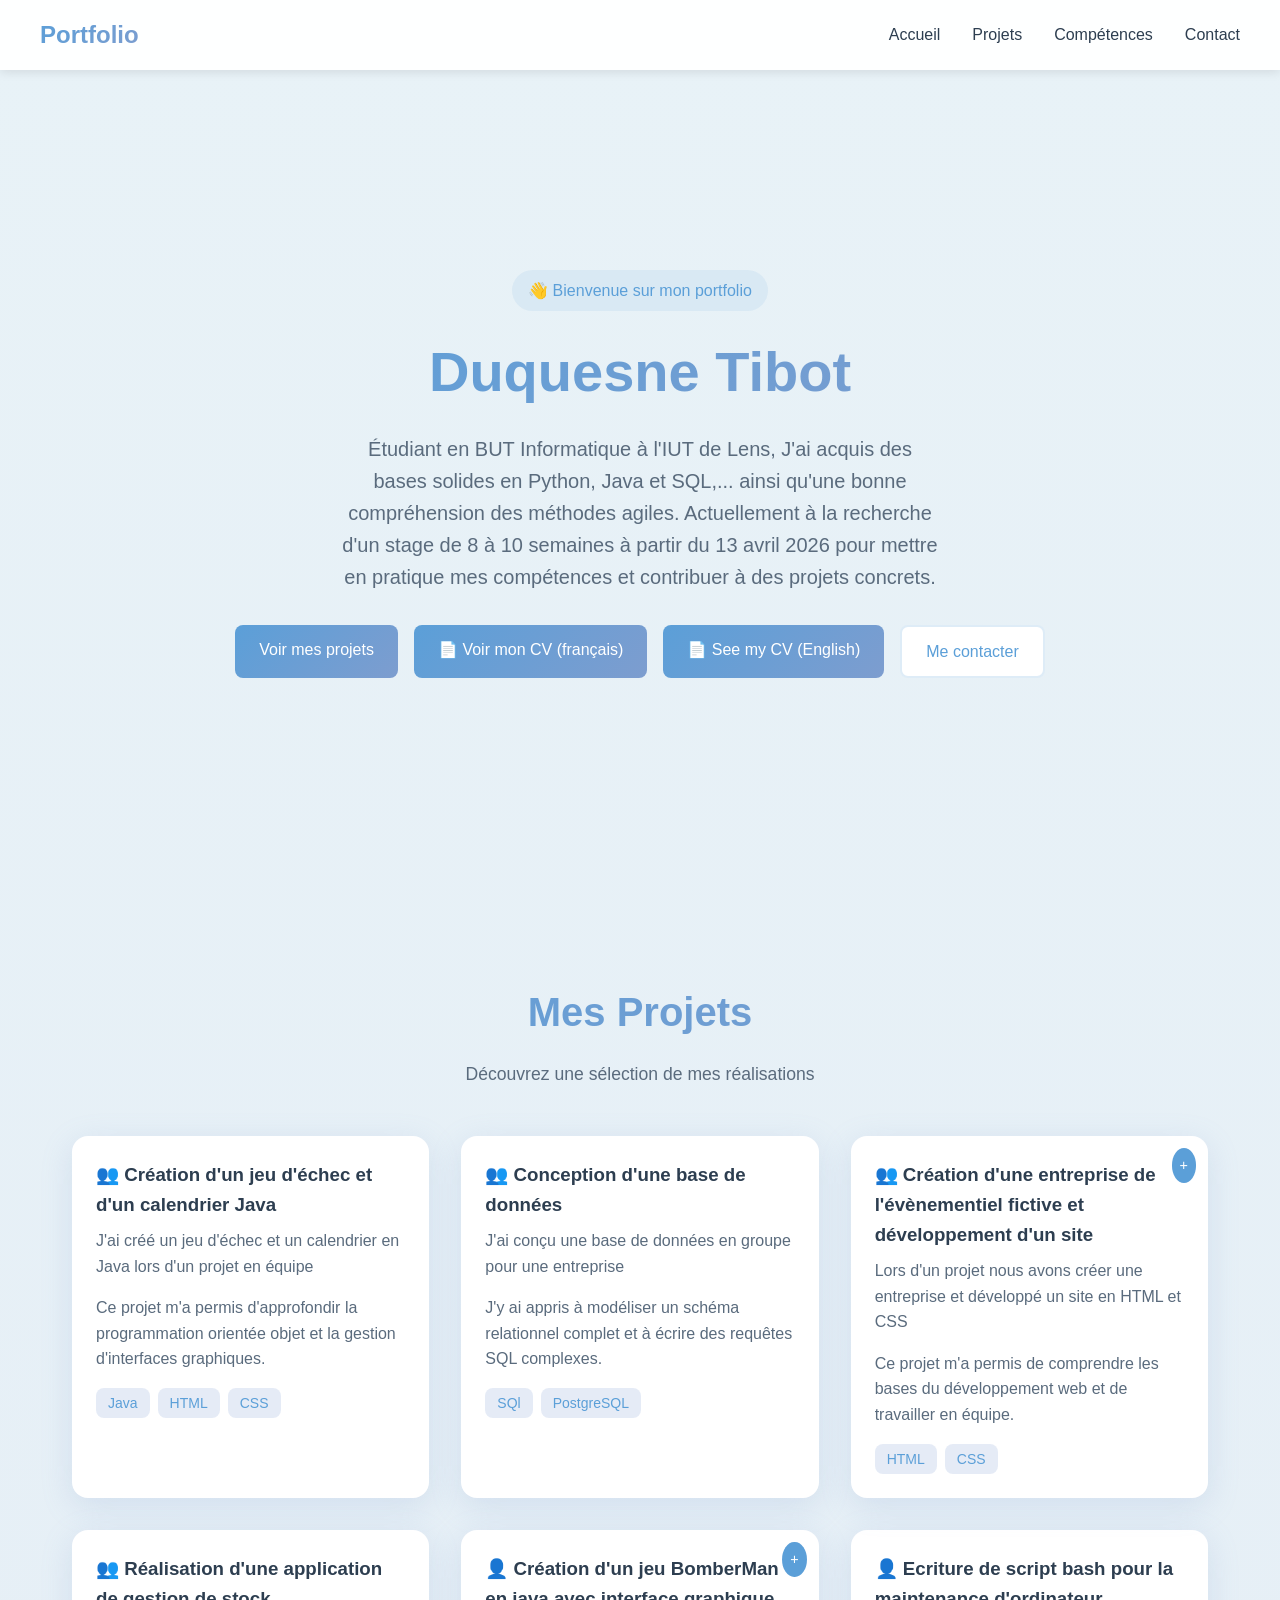
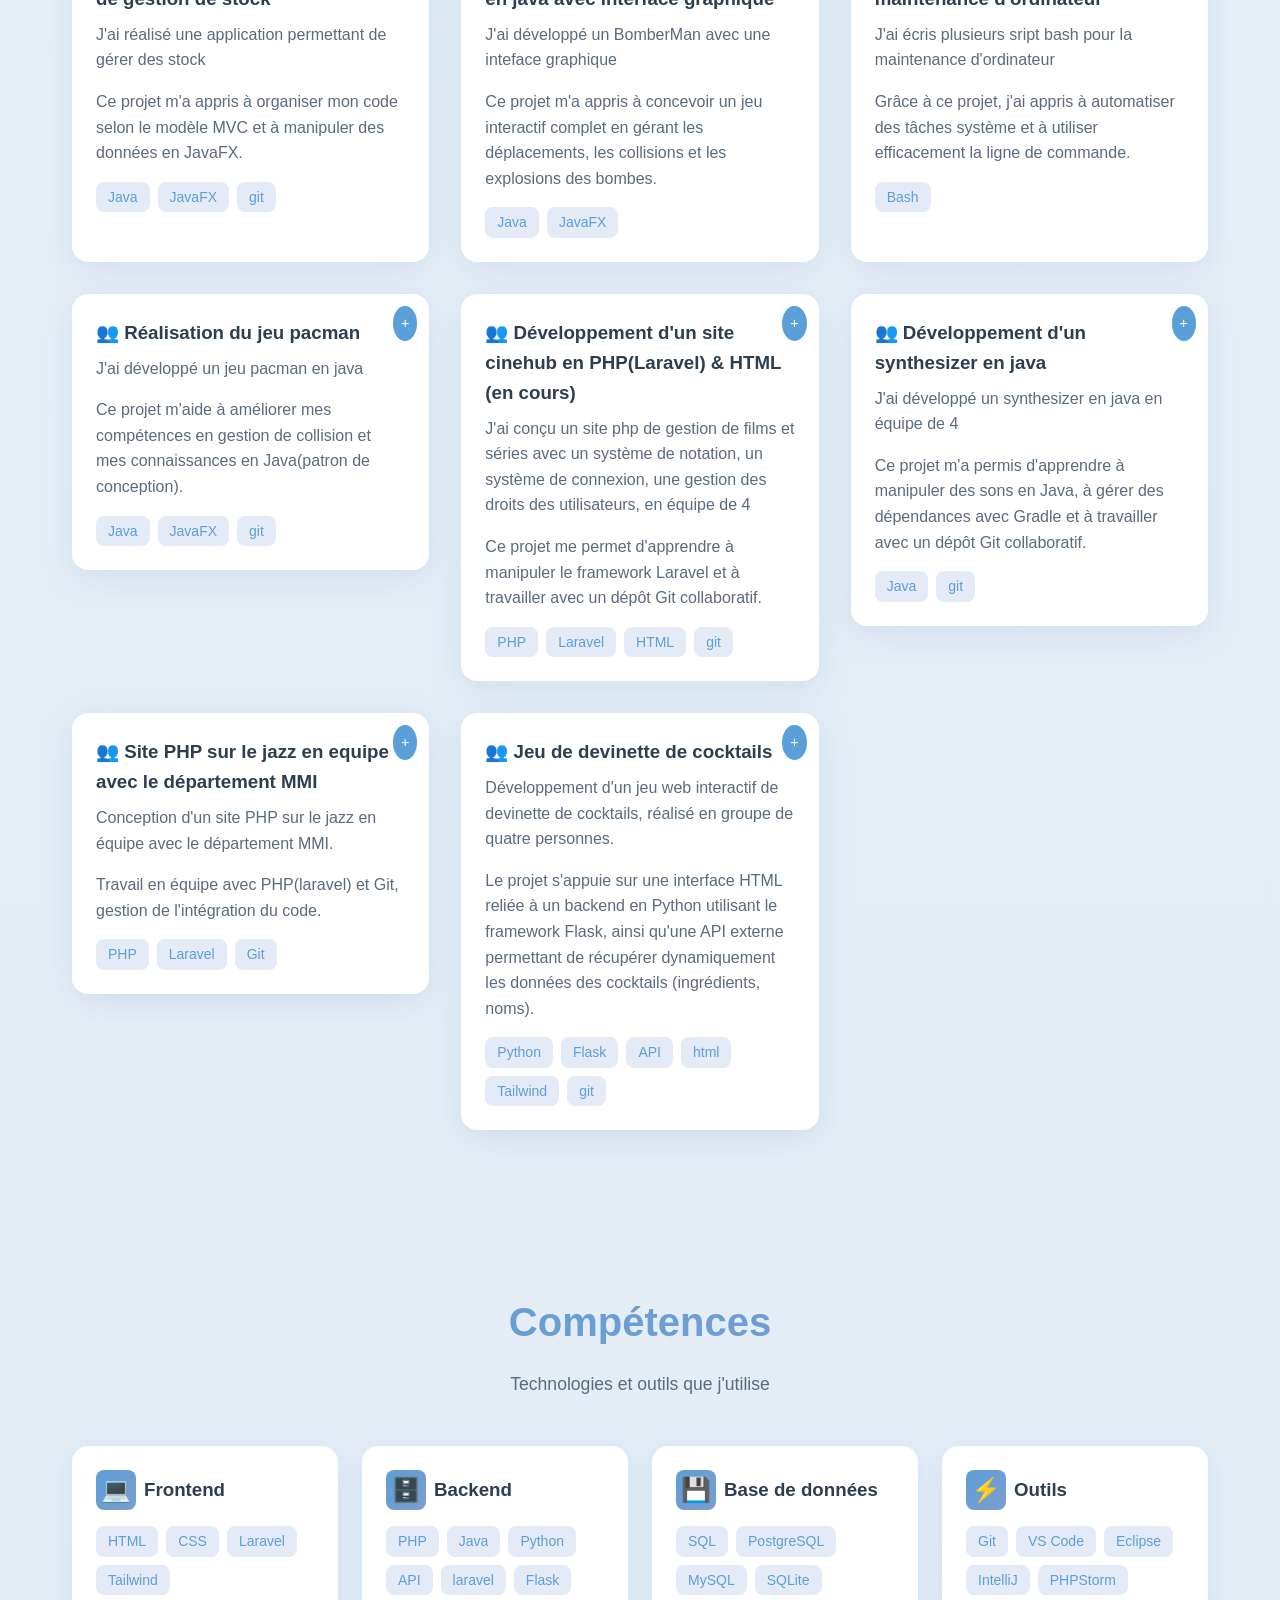
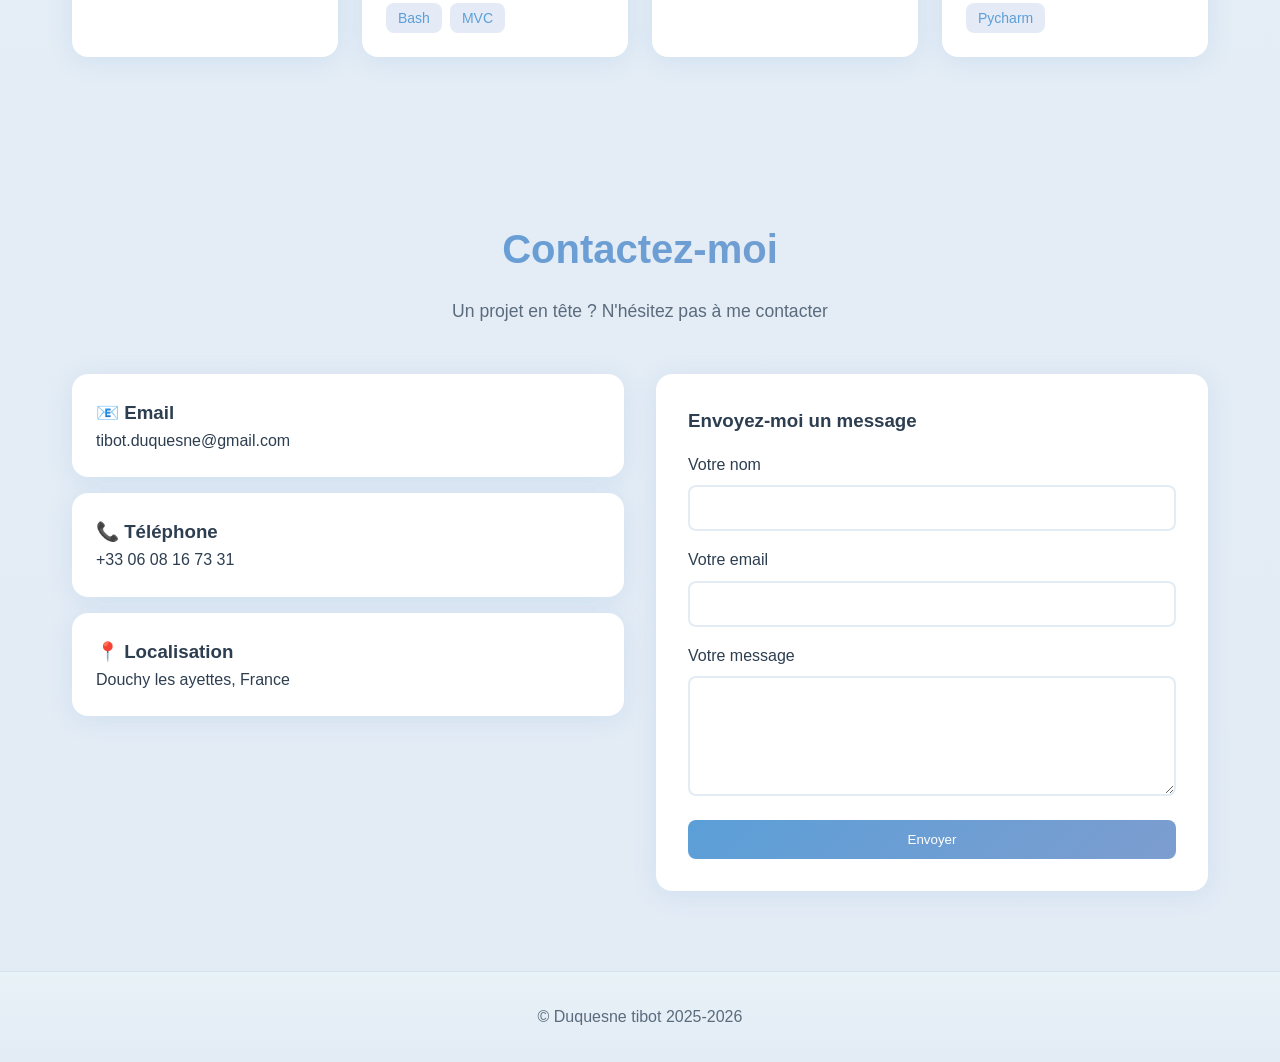
<file: index.html>
<!DOCTYPE html>
<html lang='fr'>
<head>
    <meta charset="UTF-8">
    <meta name="viewport" content="width=device-width, initial-scale=1.0">
    <title>Accueil — Portfolio</title>
    
  <link rel="stylesheet" href="styles.css">
</head>
<body>
<nav>
        <div class="container">
            <h1>Portfolio</h1>
            <ul>
                <li><a href="index.html">Accueil</a></li>
                <li><a href="#projets">Projets</a></li>
                <li><a href="#competences">Compétences</a></li>
                <li><a href="#contact">Contact</a></li>
            </ul>
        </div>
    </nav>
<main class='container'>


    <!-- Navigation -->
    

    <!-- Hero Section -->
    <section id="accueil" class="hero">
        <div>
            <div style="background: rgba(91, 159, 216, 0.1); display: inline-block; padding: 0.5rem 1rem; border-radius: 2rem; margin-bottom: 1rem;">
                <span style="color: #5b9fd8;">👋 Bienvenue sur mon portfolio</span>
            </div>
            <h1>Duquesne Tibot</h1>
            <p>Étudiant en BUT Informatique à l'IUT de Lens,  J'ai acquis des bases solides en Python, Java et SQL,... ainsi qu'une bonne compréhension des méthodes agiles.

                Actuellement à la recherche d'un stage de 8 à 10 semaines à partir du 13 avril 2026 pour mettre en pratique mes compétences et contribuer à des projets concrets.
            </p>
            <div class="buttons">
                <a href="#projets" class="btn">Voir mes projets</a>
                <a href="cv/CV_Duquesne_Tibot_stage.pdf" class="btn" download>
                    📄 Voir mon CV (français)
                </a>
                <a href="cv/CV_Anglais.pdf" class="btn" download>
                    📄 See my CV (English)
                </a>
                <a href="#contact" class="btn" style="background: white; color: #5b9fd8; border: 2px solid rgba(91, 159, 216, 0.2);">Me contacter</a>
            </div>
        </div>
    </section>

    <!-- Projets -->
    <section id="projets">
        <h2>Mes Projets</h2>
        <p>Découvrez une sélection de mes réalisations</p>

        <div class="projects">

            <div class="project-card">
                <div class="project-card-content">
                    <h3>👥 Création d'un jeu d'échec et d'un calendrier Java</h3>
                    <p>J'ai créé un jeu d'échec et un calendrier en Java lors d'un projet en équipe</p>
                    <p>Ce projet m'a permis d'approfondir la programmation orientée objet et la gestion d'interfaces graphiques.</p>
                    <div class="tags">
                        <span class="tag">Java</span>
                        <span class="tag">HTML</span>
                        <span class="tag">CSS</span>
                    </div>
                </div>
            </div>

            <div class="project-card">
                <div class="project-card-content">
                    <h3>👥 Conception d'une base de données</h3>
                    <p>J'ai conçu une base de données en groupe pour une entreprise</p>
                    <p>J'y ai appris à modéliser un schéma relationnel complet et à écrire des requêtes SQL complexes.</p>
                    <div class="tags">
                        <span class="tag">SQl</span>
                        <span class="tag">PostgreSQL</span>
                    </div>
                </div>
            </div>

            <a href="projets/site-evenementiel.html" class="project-link clickable">
                <div class="project-card">
                    <span class="corner-icon">+</span>
                    <div class="project-card-content">
                        <h3>👥 Création d'une entreprise de l'évènementiel fictive et développement d'un site</h3>
                        <p>Lors d'un projet nous avons créer une entreprise et développé un site en HTML et CSS</p>
                        <p>Ce projet m'a permis de comprendre les bases du développement web et de travailler en équipe.</p>
                        <div class="tags">
                            <span class="tag">HTML</span>
                            <span class="tag">CSS</span>
                        </div>
                    </div>
                </div>
            </a>

            <div class="project-card">
                <div class="project-card-content">
                    <h3>👥 Réalisation d'une application de gestion de stock</h3>
                    <p>J'ai réalisé une application permettant de gérer des stock</p>
                    <p>Ce projet m'a appris à organiser mon code selon le modèle MVC et à manipuler des données en JavaFX.</p>
                    <div class="tags">
                        <span class="tag">Java</span>
                        <span class="tag">JavaFX</span>
                        <span class="tag">git</span>
                    </div>
                </div>
            </div>

            <a href="projets/bomberman.html" class="project-link clickable">
                <div class="project-card">
                    <span class="corner-icon">+</span>
                    <div class="project-card-content">
                        <h3>👤 Création d'un jeu BomberMan en java avec interface graphique</h3>
                        <p>J'ai développé un BomberMan avec une inteface graphique</p>
                        <p>Ce projet m'a appris à concevoir un jeu interactif complet en gérant les déplacements, les collisions et les explosions des bombes.</p>
                        <div class="tags">
                            <span class="tag">Java</span>
                            <span class="tag">JavaFX</span>
                        </div>
                    </div>
                </div>
            </a>

            <div class="project-card">
                <div class="project-card-content">
                    <h3>👤 Ecriture de script bash pour la maintenance d'ordinateur</h3>
                    <p>J'ai écris plusieurs sript bash pour la maintenance d'ordinateur</p>
                    <p>Grâce à ce projet, j'ai appris à automatiser des tâches système et à utiliser efficacement la ligne de commande.</p>
                    <div class="tags">
                        <span class="tag">Bash</span>
                    </div>
                </div>
            </div>

            <a href="projets/pacman.html" class="project-link clickable">
                <div class="project-card">
                    <span class="corner-icon">+</span>
                    <div class="project-card-content">
                        <h3>👥 Réalisation du jeu pacman</h3>
                        <p>J'ai développé un jeu pacman en java</p>
                        <p>Ce projet m'aide à améliorer mes compétences en gestion de collision et mes connaissances en Java(patron de conception).</p>
                        <div class="tags">
                            <span class="tag">Java</span>
                            <span class="tag">JavaFX</span>
                            <span class="tag">git</span>
                        </div>
                    </div>
                </div>
            </a>

            <a href="projets/cinehub.html" class="project-link clickable">
                <div class="project-card">
                    <span class="corner-icon">+</span>
                    <div class="project-card-content">
                        <h3>👥 Développement d'un site cinehub en PHP(Laravel) & HTML (en cours)</h3>
                        <p>J'ai conçu un site php de gestion de films et séries avec un système de notation, un système de connexion, une gestion des droits des utilisateurs, en équipe de 4</p>
                        <p>Ce projet me permet d'apprendre à manipuler le framework Laravel et à travailler avec un dépôt Git collaboratif.</p>
                        <div class="tags">
                            <span class="tag">PHP</span>
                            <span class="tag">Laravel</span>
                            <span class="tag">HTML</span>
                            <span class="tag">git</span>
                        </div>
                    </div>
                </div>
            </a>

            <a href="projets/synthesizer.html" class="project-link clickable">
                <div class="project-card">
                    <span class="corner-icon">+</span>
                    <div class="project-card-content">
                        <h3>👥 Développement d'un synthesizer en java</h3>
                        <p>J'ai développé un synthesizer en java en équipe de 4</p>
                        <p>Ce projet m'a permis d'apprendre à manipuler des sons en Java, à gérer des dépendances avec Gradle et à travailler avec un dépôt Git collaboratif.</p>
                        <div class="tags">
                            <span class="tag">Java</span>
                            <span class="tag">git</span>
                        </div>
                    </div>
                </div>
            </a>

            <a href="projets/SAE_JAZZ.html" class="project-link clickable">
                <div class="project-card">
                    <span class="corner-icon">+</span>
                    <div class="project-card-content">
                        <h3>👥 Site PHP sur le jazz en equipe avec le département MMI</h3>
                        <p>Conception d'un site PHP sur le jazz en équipe avec le département MMI.</p>
                        <p>Travail en équipe avec PHP(laravel) et Git, gestion de l'intégration du code.</p>
                        <div class="tags">
                            <span class="tag">PHP</span>
                            <span class="tag">Laravel</span>
                            <span class="tag">Git</span>
                        </div>
                    </div>
                </div>
            </a>
            <a href="projets/alcool.html" class="project-link clickable">
                <div class="project-card">
                    <span class="corner-icon">+</span>
                    <div class="project-card-content">
                        <h3>👥 Jeu de devinette de cocktails</h3>
                        <p>
                        Développement d'un jeu web interactif de devinette de cocktails, réalisé en groupe
                        de quatre personnes.
                        </p>
                        <p>
                            Le projet s'appuie sur une interface HTML reliée à un backend en Python utilisant
                            le framework Flask, ainsi qu'une API externe permettant de récupérer dynamiquement
                             les données des cocktails (ingrédients, noms).
                        </p>
                        <div class="tags">
                            <span class="tag">Python</span>
                            <span class="tag">Flask</span>
                            <span class="tag">API</span>
                            <span class="tag">html</span>
                            <span class="tag">Tailwind</span>
                            <span class="tag">git</span>
                        </div>
                    </div>
                </div>
            </a>
        </div>
    </section>



    <!-- Compétences -->
    <section id="competences">
        <h2>Compétences</h2>
        <p>Technologies et outils que j'utilise</p>
        
        <div class="skills">
            <div class="skill-card">
                <h3><span class="icon">💻</span> Frontend</h3>
                <div class="tags">
                    <span class="tag">HTML</span>
                    <span class="tag">CSS</span>
                    <span class="tag">Laravel</span>
                    <span class="tag">Tailwind</span>
                </div>
            </div>

            <div class="skill-card">
                <h3><span class="icon">🗄️</span> Backend</h3>
                <div class="tags">
                    <span class="tag">PHP</span>
                    <span class="tag">Java</span>
                    <span class="tag">Python</span>
                    <span class="tag">API</span>
                    <span class="tag">laravel</span>
                    <span class="tag">Flask</span>
                    <span class="tag">Bash</span>
                    <span class="tag">MVC</span>
                </div>
            </div>

            <div class="skill-card">
                <h3><span class="icon">💾</span>Base de données</h3>
                <div class="tags">
                    <span class="tag">SQL</span>
                    <span class="tag">PostgreSQL</span>
                    <span class="tag">MySQL</span>
                    <span class="tag">SQLite</span>  
                </div>
            </div>
            <div class="skill-card">
                <h3><span class="icon">⚡</span> Outils</h3>
                <div class="tags">
                    <span class="tag">Git</span>
                    <span class="tag">VS Code</span>
                    <span class="tag">Eclipse</span>
                    <span class="tag">IntelliJ</span>
                    <span class="tag">PHPStorm</span>
                    <span class="tag">Pycharm</span> 
                </div>
            </div>
        </div>
    </section>

    <!-- Contact -->
    <section id="contact">
        <h2>Contactez-moi</h2>
        <p>Un projet en tête ? N'hésitez pas à me contacter</p>
        
        <div class="contact-grid">
            <div>
                <div class="contact-card" style="margin-bottom: 1rem;">
                    <h3>📧 Email</h3>
                    <p>tibot.duquesne@gmail.com</p>
                </div>
                <div class="contact-card" style="margin-bottom: 1rem;">
                    <h3>📞 Téléphone</h3>
                    <p>+33 06 08 16 73 31</p>
                </div>
                <div class="contact-card">
                    <h3>📍 Localisation</h3>
                    <p>Douchy les ayettes, France</p>
                </div>
            </div>

            <div class="contact-form">
                <h3 style="margin-bottom: 1rem;">Envoyez-moi un message</h3>
                <form
                action="https://formspree.io/f/manpaazv"
                method="POST"
                >
                    <div class="form-group">
                        <label>Votre nom</label>
                        <input type="text" required>
                    </div>
                    <div class="form-group">
                        <label>Votre email</label>
                        <input type="email" required name="email">
                    </div>
                    <div class="form-group">
                        <label>Votre message</label>
                        <textarea required name="name"></textarea>
                    </div>
                    <button type="submit" class="btn" style="width: 100%;">Envoyer</button>
                </form>
            </div>
        </div>
    </section>

    <!-- Footer -->
    


</main>
<footer>
        <p>© Duquesne tibot 2025-2026</p>
    </footer>
</body>
</html>
</file>
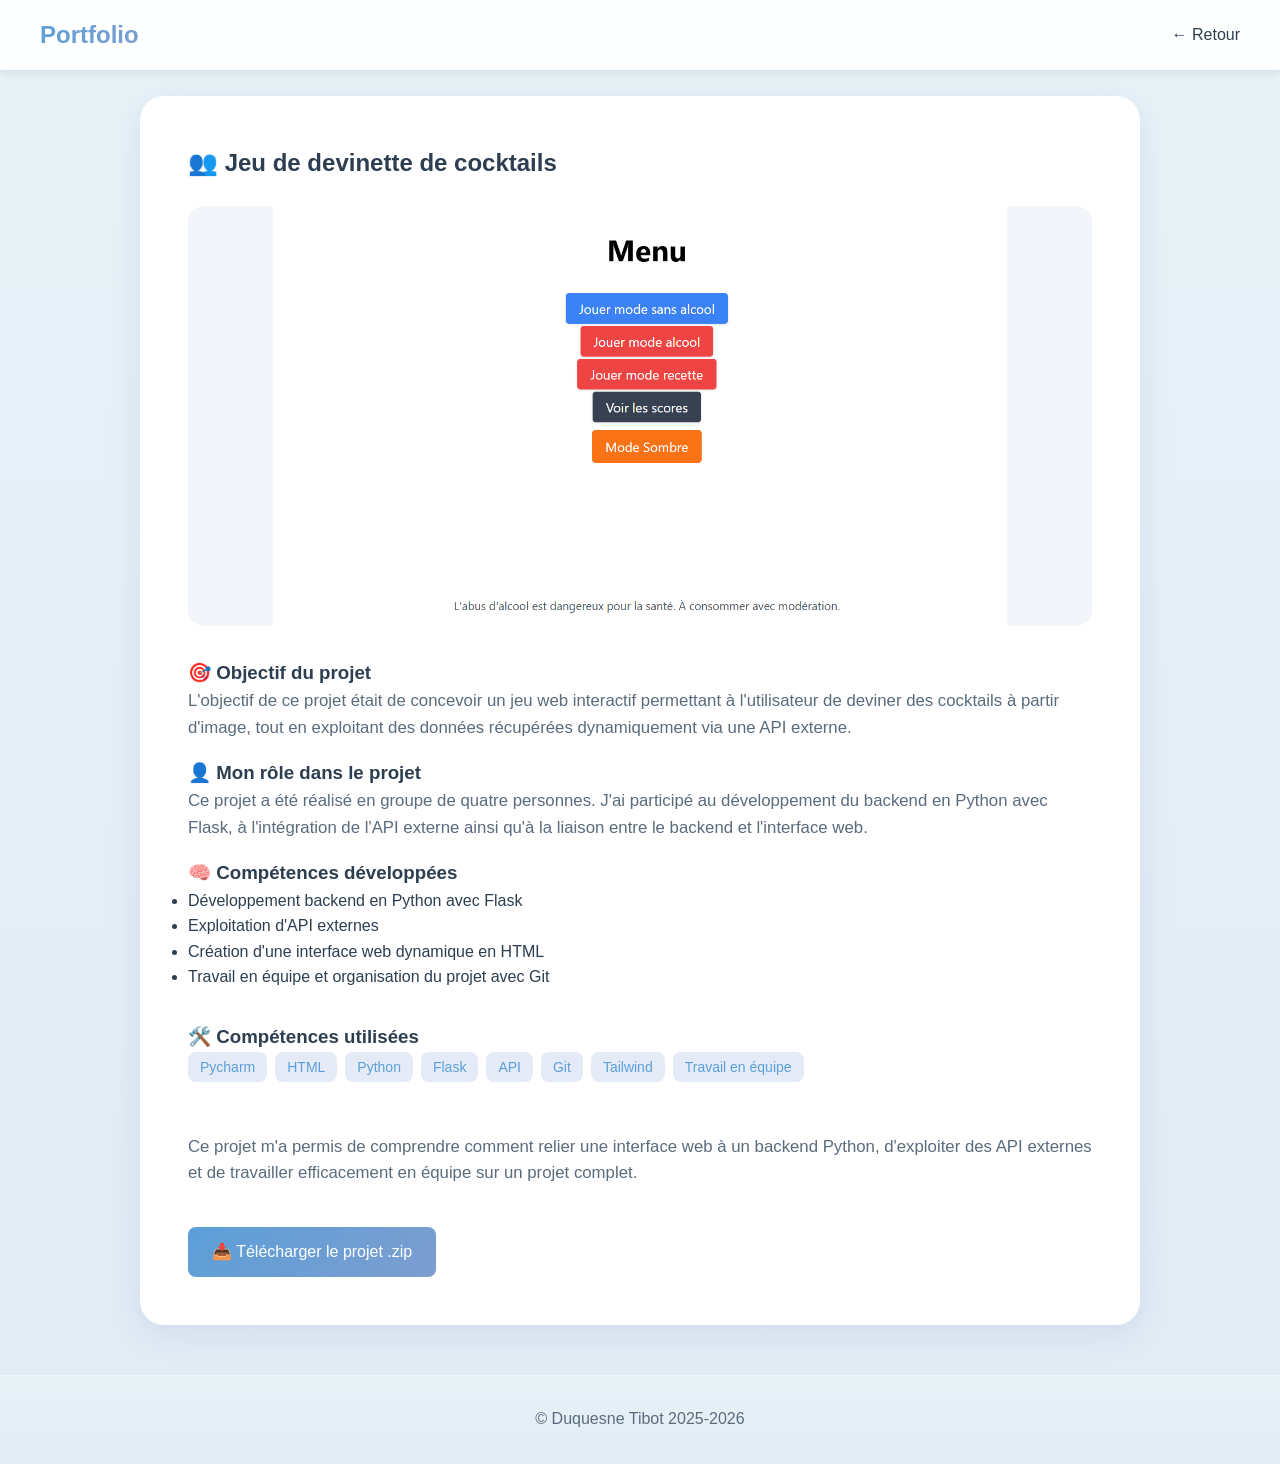
<file: projets/alcool.html>
<!DOCTYPE html>
<html lang="fr">
<head>
    <meta charset="UTF-8">
    <title>Jeu de devinette de cocktails - Portfolio</title>
    <link rel="stylesheet" href="../styles.css">
</head>
<body>

<nav>
    <div class="container">
        <h1>Portfolio</h1>
        <ul>
            <li><a href="../index.html">← Retour</a></li>
        </ul>
    </div>
</nav>

<main class="project-page">

    <h2>👥 Jeu de devinette de cocktails</h2>

    <div class="project-image-frame">
        <img src="../images/image.png" alt="Aperçu du jeu de devinette de cocktails">
    </div>

    <div class="project-section">
        <h3>🎯 Objectif du projet</h3>
        <p>
            L'objectif de ce projet était de concevoir un jeu web interactif permettant à
            l'utilisateur de deviner des cocktails à partir d'image, tout en exploitant
            des données récupérées dynamiquement via une API externe.
        </p>

        <h3>👤 Mon rôle dans le projet</h3>
        <p>
            Ce projet a été réalisé en groupe de quatre personnes. J'ai participé au
            développement du backend en Python avec Flask, à l'intégration de l'API
            externe ainsi qu'à la liaison entre le backend et l'interface web.
        </p>

        <h3>🧠 Compétences développées</h3>
        <ul>
            <li>Développement backend en Python avec Flask</li>
            <li>Exploitation d'API externes</li>
            <li>Création d'une interface web dynamique en HTML</li>
            <li>Travail en équipe et organisation du projet avec Git</li>
        </ul>
    </div>

    <div class="project-section">
        <h3>🛠️ Compétences utilisées</h3>
        <div class="tags">
            <span class="tag">Pycharm</span>
            <span class="tag">HTML</span>
            <span class="tag">Python</span>
            <span class="tag">Flask</span>
            <span class="tag">API</span>
            <span class="tag">Git</span>
            <span class="tag">Tailwind</span>
            <span class="tag">Travail en équipe</span>
        </div>

        <br><br>
        <p>
            Ce projet m'a permis de comprendre comment relier une interface web à un
            backend Python, d'exploiter des API externes et de travailler efficacement
            en équipe sur un projet complet.
        </p>
    </div>

    <div class="project-actions">
        <a href="https://drive.google.com/file/d/10hma9sSATBIuaddeG5jj9lMJmKSHcjjz/view?usp=sharing" class="btn" download>
            📥 Télécharger le projet .zip
        </a>
    </div>

</main>

<footer>
    <p>© Duquesne Tibot 2025-2026</p>
</footer>

</body>
</html>
</file>
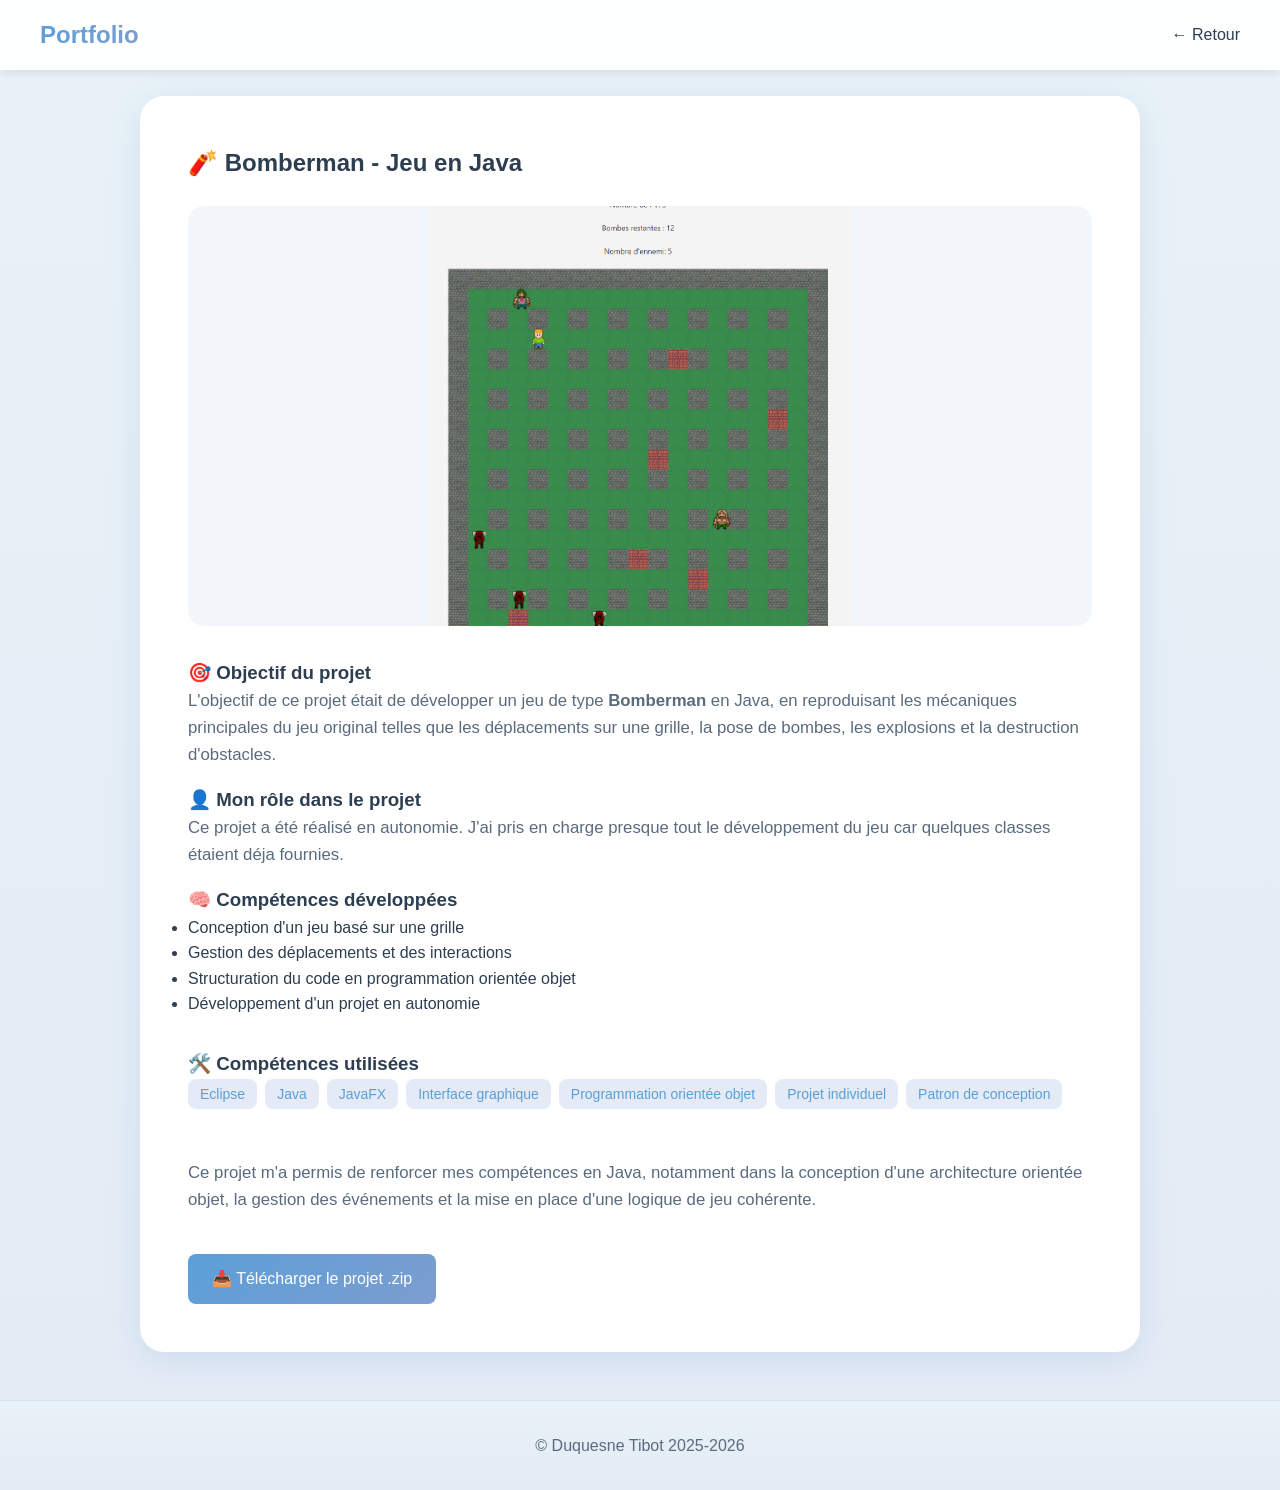
<file: projets/bomberman.html>
<!DOCTYPE html>
<html lang="fr">
<head>
    <meta charset="UTF-8">
    <title>Bomberman - Portfolio</title>
    <link rel="stylesheet" href="../styles.css">
</head>
<body>

<nav>
    <div class="container">
        <h1>Portfolio</h1>
        <ul>
            <li><a href="../index.html">← Retour</a></li>
        </ul>
    </div>
</nav>

<main class="project-page">

    <h2>🧨 Bomberman - Jeu en Java</h2>

    <div class="project-image-frame">
        <img src="../images/bomber.png" alt="Aperçu du jeu Bomberman">
    </div>

    <div class="project-section">
        <h3>🎯 Objectif du projet</h3>
        <p>
            L'objectif de ce projet était de développer un jeu de type <strong>Bomberman</strong>
            en Java, en reproduisant les mécaniques principales du jeu original telles que
            les déplacements sur une grille, la pose de bombes, les explosions et la
            destruction d'obstacles.
        </p>

        <h3>👤 Mon rôle dans le projet</h3>
        <p>
            Ce projet a été réalisé en autonomie. J'ai pris en charge presque tout le
            développement du jeu car quelques classes étaient déja fournies.
        </p>

        <h3>🧠 Compétences développées</h3>
        <ul>
            <li>Conception d'un jeu basé sur une grille</li>
            <li>Gestion des déplacements et des interactions</li>
            <li>Structuration du code en programmation orientée objet</li>
            <li>Développement d'un projet en autonomie</li>
        </ul>
    </div>

    <div class="project-section">
        <h3>🛠️ Compétences utilisées</h3>
        <div class="tags">
            <span class="tag">Eclipse</span>
            <span class="tag">Java</span>
            <span class="tag">JavaFX</span>
            <span class="tag">Interface graphique</span>
            <span class="tag">Programmation orientée objet</span>
            <span class="tag">Projet individuel</span>
            <span class="tag">Patron de conception</span>
        </div>

        <br><br/>
        <p>
            Ce projet m'a permis de renforcer mes compétences en Java, notamment dans la
            conception d'une architecture orientée objet, la gestion des événements
            et la mise en place d'une logique de jeu cohérente.
        </p>
    </div>

    <div class="project-actions">
        <a href="../zips/TP4.zip" class="btn" download>
            📥 Télécharger le projet .zip
        </a>
    </div>

</main>

<footer>
    <p>© Duquesne Tibot 2025-2026</p>
</footer>

</body>
</html>
</file>
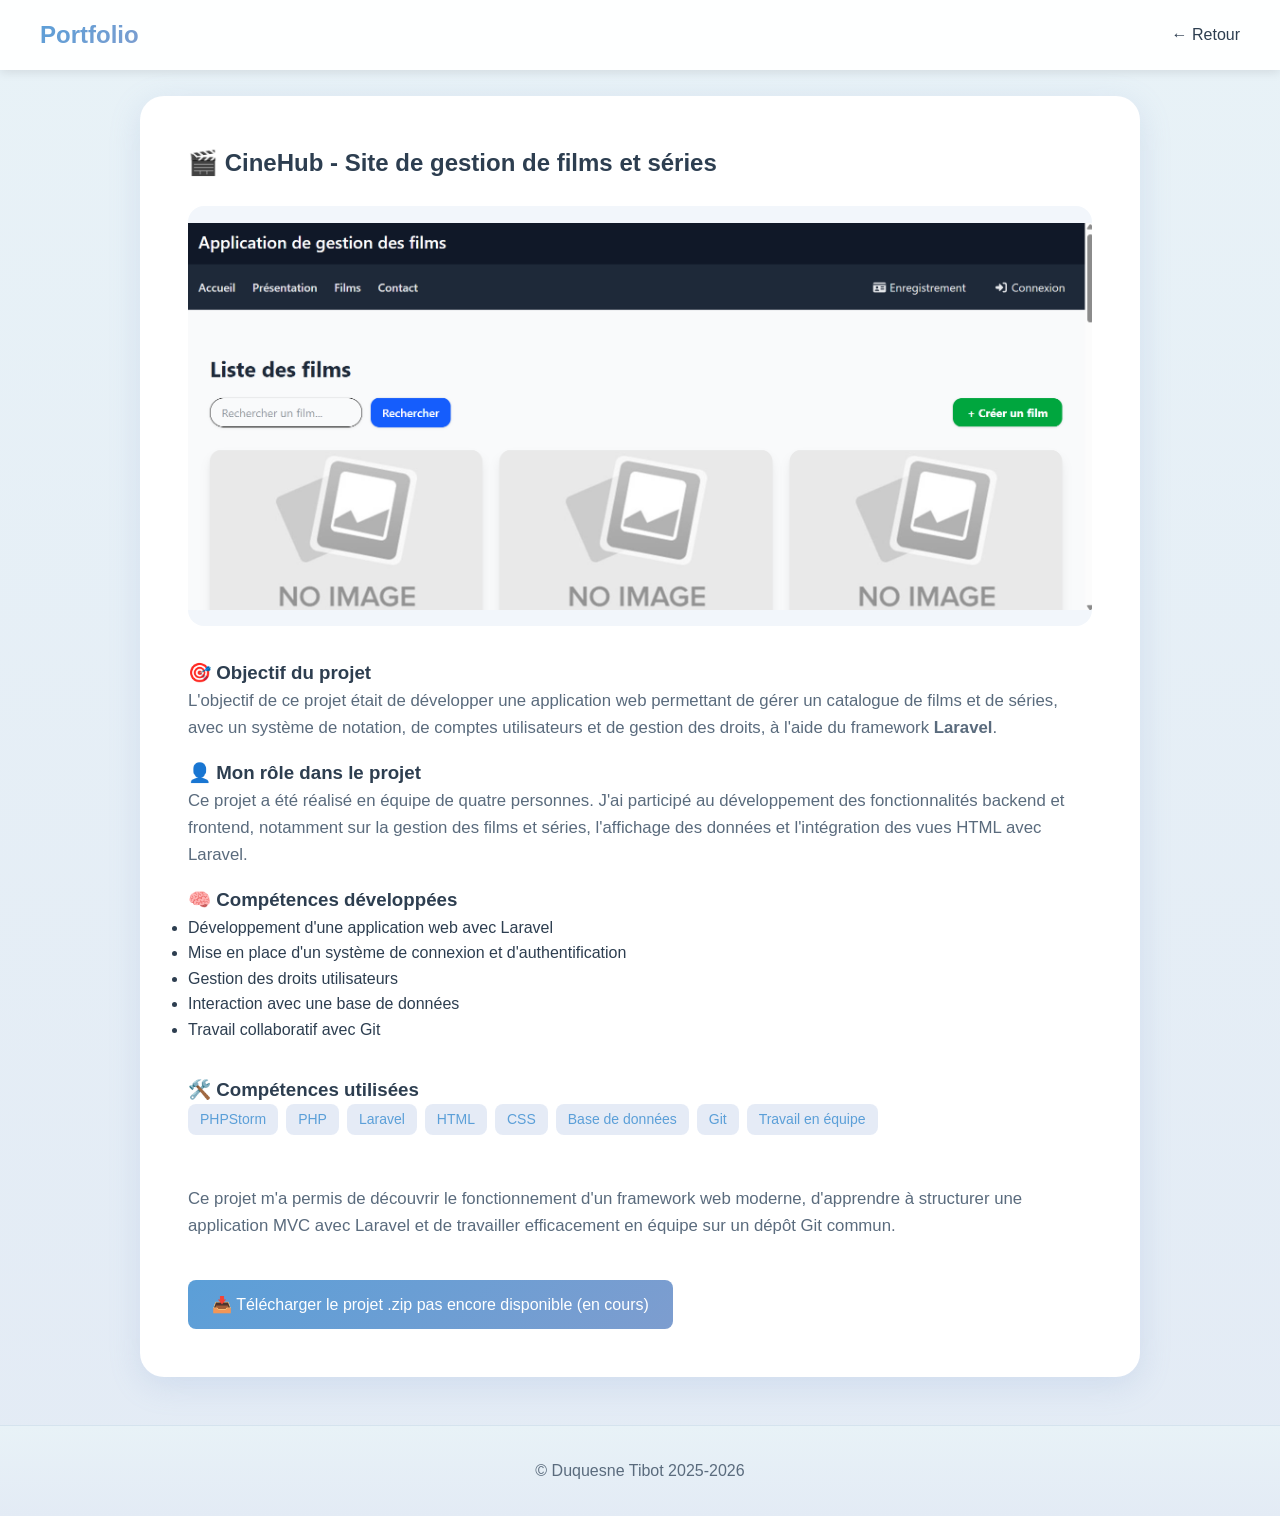
<file: projets/cinehub.html>
<!DOCTYPE html>
<html lang="fr">
<head>
    <meta charset="UTF-8">
    <title>CineHub - Portfolio</title>
    <link rel="stylesheet" href="../styles.css">
</head>
<body>

<nav>
    <div class="container">
        <h1>Portfolio</h1>
        <ul>
            <li><a href="../index.html">← Retour</a></li>
        </ul>
    </div>
</nav>

<main class="project-page">

    <h2>🎬 CineHub - Site de gestion de films et séries</h2>

    <div class="project-image-frame">
        <img src="../images/cinehub.png" alt="Aperçu du site CineHub">
    </div>

    <div class="project-section">
        <h3>🎯 Objectif du projet</h3>
        <p>
            L'objectif de ce projet était de développer une application web permettant
            de gérer un catalogue de films et de séries, avec un système de notation,
            de comptes utilisateurs et de gestion des droits, à l'aide du framework
            <strong>Laravel</strong>.
        </p>

        <h3>👤 Mon rôle dans le projet</h3>
        <p>
            Ce projet a été réalisé en équipe de quatre personnes. J'ai participé au
            développement des fonctionnalités backend et frontend, notamment sur la
            gestion des films et séries, l'affichage des données et l'intégration
            des vues HTML avec Laravel.
        </p>

        <h3>🧠 Compétences développées</h3>
        <ul>
            <li>Développement d'une application web avec Laravel</li>
            <li>Mise en place d'un système de connexion et d'authentification</li>
            <li>Gestion des droits utilisateurs</li>
            <li>Interaction avec une base de données</li>
            <li>Travail collaboratif avec Git</li>
        </ul>
    </div>

    <div class="project-section">
        <h3>🛠️ Compétences utilisées</h3>
        <div class="tags">
            <span class="tag">PHPStorm</span>
            <span class="tag">PHP</span>
            <span class="tag">Laravel</span>
            <span class="tag">HTML</span>
            <span class="tag">CSS</span>
            <span class="tag">Base de données</span>
            <span class="tag">Git</span>
            <span class="tag">Travail en équipe</span>
        </div>

        <br><br/>
        <p>
            Ce projet m'a permis de découvrir le fonctionnement d'un framework web
            moderne, d'apprendre à structurer une application MVC avec Laravel et
            de travailler efficacement en équipe sur un dépôt Git commun.
        </p>
    </div>

    <div class="project-actions">
        <a href="../zips/CineHub.zip" class="btn" download>
            📥 Télécharger le projet .zip pas encore disponible (en cours)
        </a>
    </div>

</main>

<footer>
    <p>© Duquesne Tibot 2025-2026</p>
</footer>

</body>
</html>
</file>
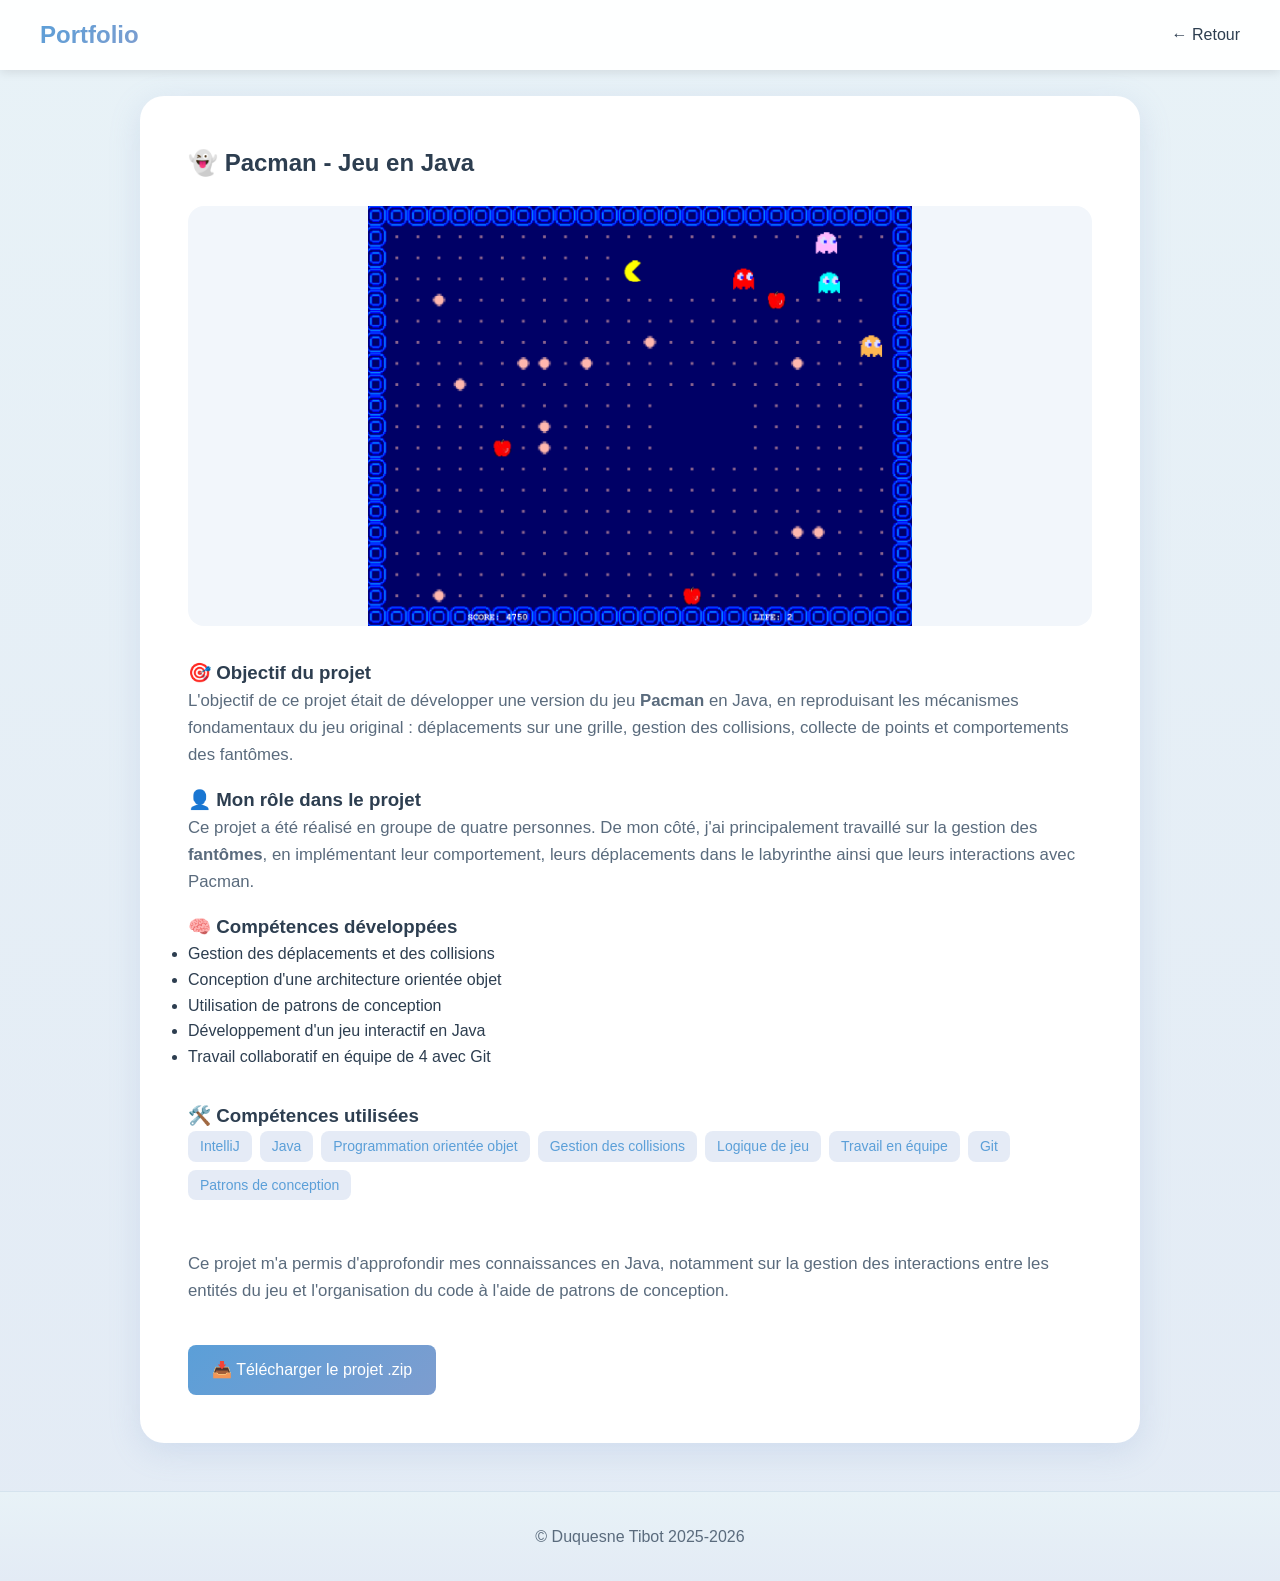
<file: projets/pacman.html>
<!DOCTYPE html>
<html lang="fr">
<head>
    <meta charset="UTF-8">
    <title>Pacman - Portfolio</title>
    <link rel="stylesheet" href="../styles.css">
</head>
<body>

<nav>
    <div class="container">
        <h1>Portfolio</h1>
        <ul>
            <li><a href="../index.html">← Retour</a></li>
        </ul>
    </div>
</nav>

<main class="project-page">

    <h2>👻 Pacman - Jeu en Java</h2>

    <div class="project-image-frame">
        <img src="../images/pacman.png" alt="Aperçu du jeu Pacman">
    </div>

    <div class="project-section">
            <h3>🎯 Objectif du projet</h3>
            <p>
                L'objectif de ce projet était de développer une version du jeu <strong>Pacman</strong>
                en Java, en reproduisant les mécanismes fondamentaux du jeu original :
                déplacements sur une grille, gestion des collisions, collecte de points
                et comportements des fantômes.
            </p>

        <h3>👤 Mon rôle dans le projet</h3>
        <p>
            Ce projet a été réalisé en groupe de quatre personnes. De mon côté, j'ai
            principalement travaillé sur la gestion des <strong>fantômes</strong>, en
            implémentant leur comportement, leurs déplacements dans le labyrinthe
            ainsi que leurs interactions avec Pacman.
        </p>

        <h3>🧠 Compétences développées</h3>
        <ul>
            <li>Gestion des déplacements et des collisions</li>
            <li>Conception d'une architecture orientée objet</li>
            <li>Utilisation de patrons de conception</li>
            <li>Développement d'un jeu interactif en Java</li>
            <li>Travail collaboratif en équipe de 4 avec Git</li>
        </ul>
    </div>

    <div class="project-section">
        <h3>🛠️ Compétences utilisées</h3>
        <div class="tags">
            <span class="tag">IntelliJ</span>
            <span class="tag">Java</span>
            <span class="tag">Programmation orientée objet</span>
            <span class="tag">Gestion des collisions</span>
            <span class="tag">Logique de jeu</span>
            <span class="tag">Travail en équipe</span>
            <span class="tag">Git</span>
            <span class="tag">Patrons de conception</span>
        </div>

        <br><br/>
        <p>
            Ce projet m'a permis d'approfondir mes connaissances en Java, notamment
            sur la gestion des interactions entre les entités du jeu et l'organisation
            du code à l'aide de patrons de conception.
        </p>
    </div>

    <div class="project-actions">
        <a href="../zips/projet-2025-2026.zip" class="btn" download>
            📥 Télécharger le projet .zip
        </a>
    </div>

</main>

<footer>
    <p>© Duquesne Tibot 2025-2026</p>
</footer>

</body>
</html>
</file>
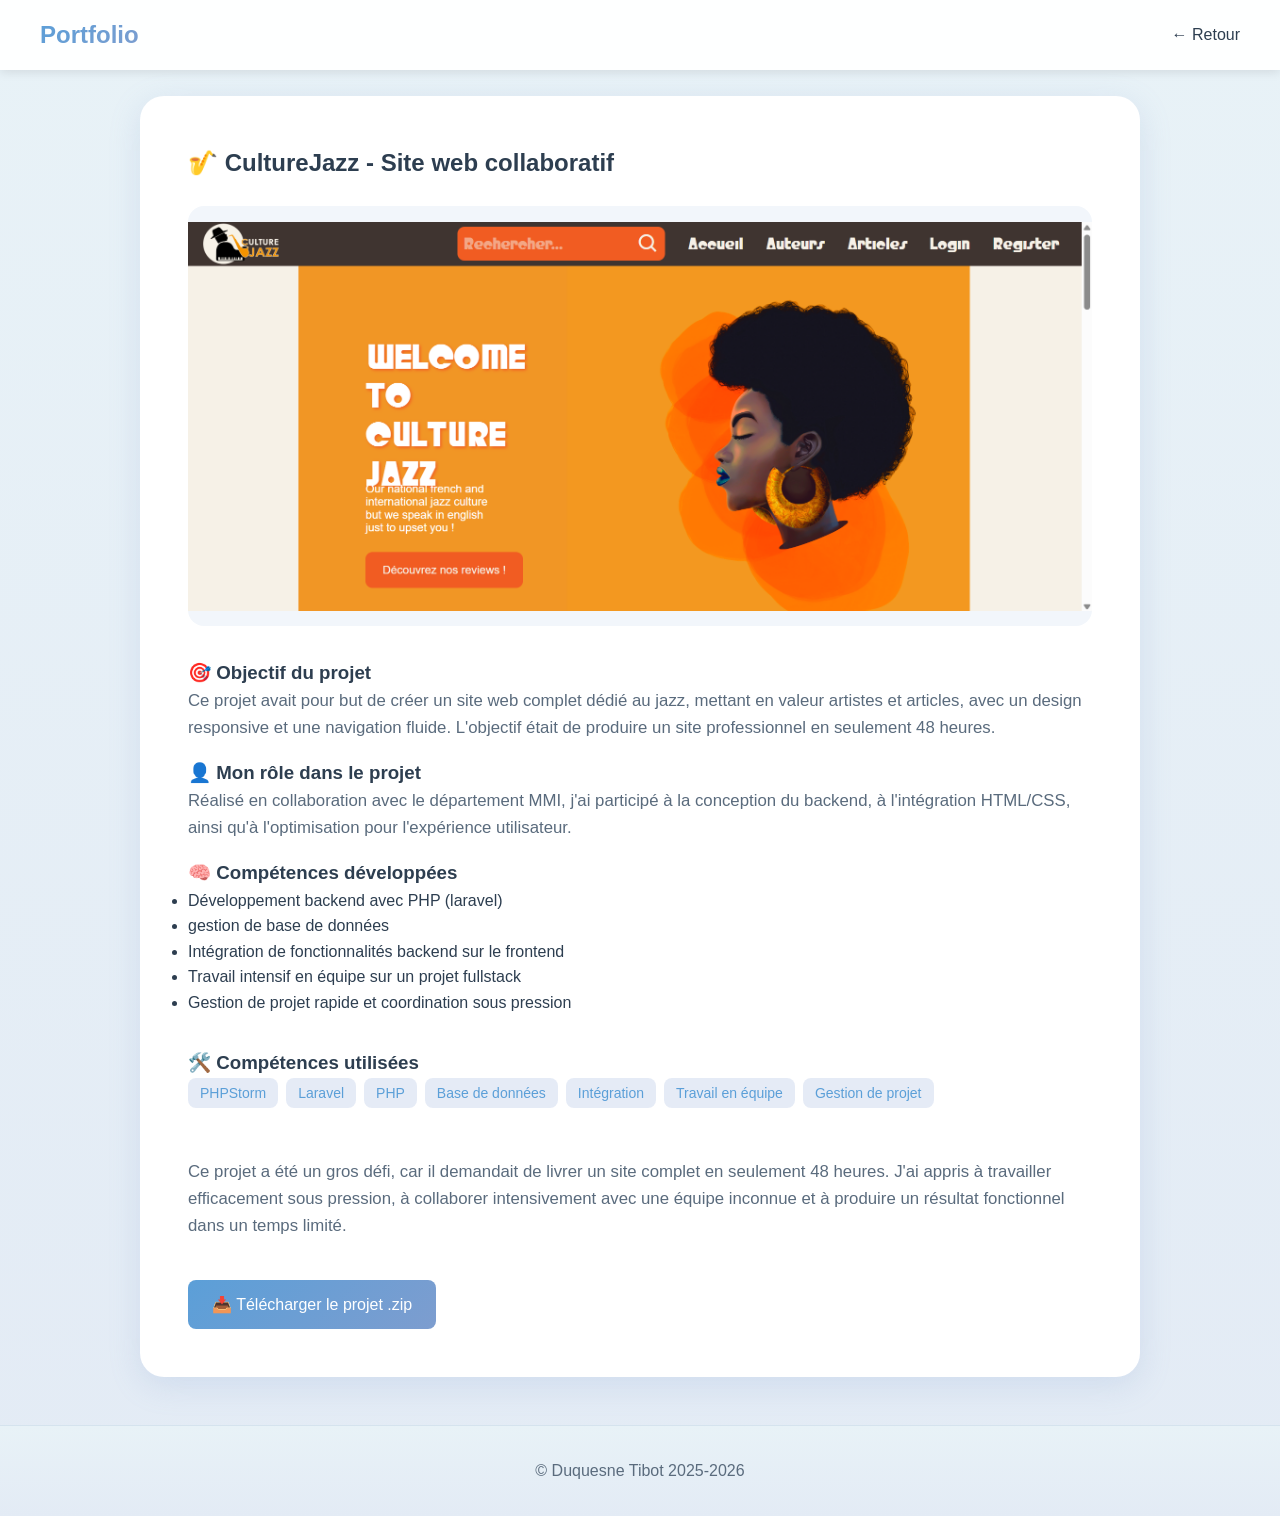
<file: projets/SAE_JAZZ.html>
<!DOCTYPE html>
<html lang="fr">
<head>
    <meta charset="UTF-8">
    <title>CultureJazz - Portfolio</title>
    <link rel="stylesheet" href="../styles.css">
</head>
<body>

<nav>
    <div class="container">
        <h1>Portfolio</h1>
        <ul>
            <li><a href="../index.html">← Retour</a></li>
        </ul>
    </div>
</nav>

<main class="project-page">

    <h2>🎷 CultureJazz - Site web collaboratif</h2>

    <div class="project-image-frame">
        <img src="../images/cultureJazz.png" alt="Aperçu du site CultureJazz">
    </div>

    <div class="project-section">
        <h3>🎯 Objectif du projet</h3>
        <p>
            Ce projet avait pour but de créer un site web complet dédié au jazz, mettant en valeur artistes et articles,
            avec un design responsive et une navigation fluide. L'objectif était de produire un site professionnel en seulement 48 heures.
        </p>

        <h3>👤 Mon rôle dans le projet</h3>
        <p>
            Réalisé en collaboration avec le département MMI, j'ai participé à la conception du backend, à l'intégration HTML/CSS,
            ainsi qu'à l'optimisation pour l'expérience utilisateur.
        </p>

        <h3>🧠 Compétences développées</h3>
        <ul>
            <li>Développement backend avec PHP (laravel)</li>
            <li>gestion de base de données</li>
            <li>Intégration de fonctionnalités backend sur le frontend</li>
            <li>Travail intensif en équipe sur un projet fullstack</li>
            <li>Gestion de projet rapide et coordination sous pression</li>
        </ul>
    </div>

    <div class="project-section">
        <h3>🛠️ Compétences utilisées</h3>
        <div class="tags">
            <span class="tag">PHPStorm</span>
            <span class="tag">Laravel</span>
            <span class="tag">PHP</span>
            <span class="tag">Base de données</span>
            <span class="tag">Intégration</span>
            <span class="tag">Travail en équipe</span>
            <span class="tag">Gestion de projet</span>
        </div>

        <br><br/>
        <p>
            Ce projet a été un gros défi, car il demandait de livrer un site complet en seulement 48 heures.
            J'ai appris à travailler efficacement sous pression, à collaborer intensivement avec une équipe inconnue et à produire un résultat
            fonctionnel dans un temps limité.
        </p>
    </div>

    <div class="project-actions">
        <a href="../zips/code-marathon-2025-groupe-3.zip" class="btn" download>
            📥 Télécharger le projet .zip
        </a>
    </div>

</main>

<footer>
    <p>© Duquesne Tibot 2025-2026</p>
</footer>

</body>
</html>
</file>
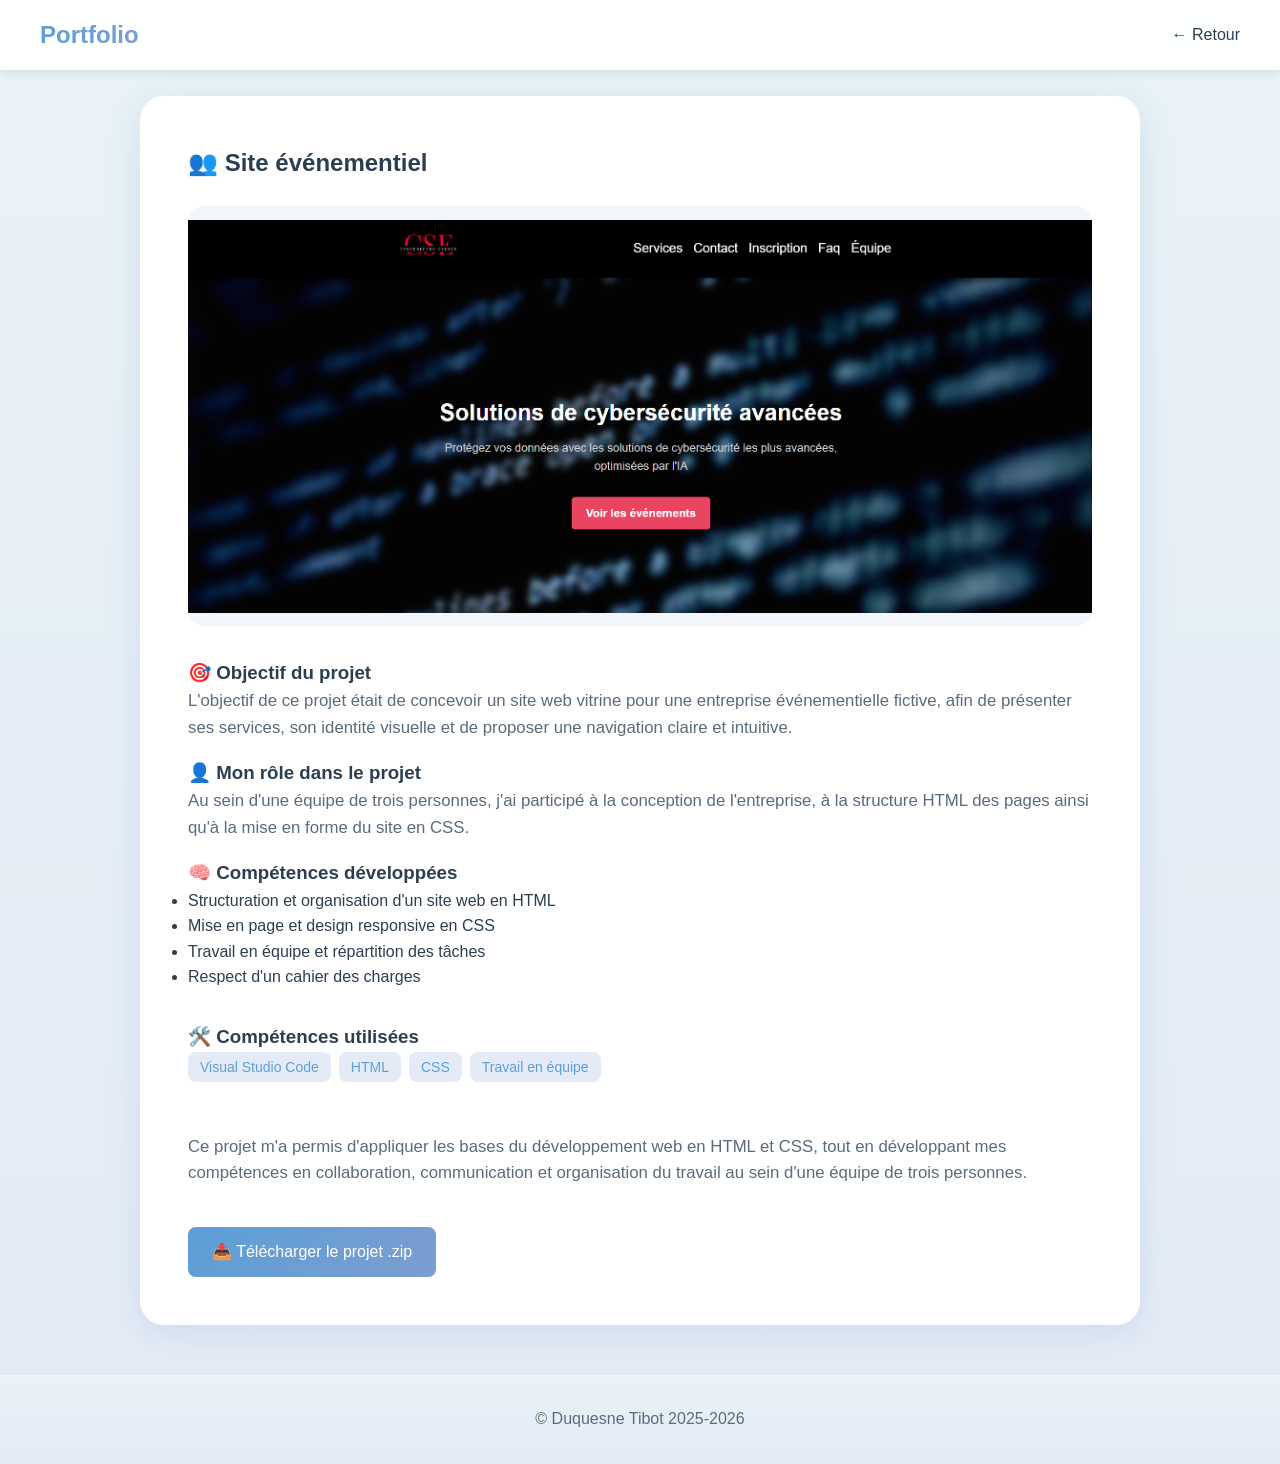
<file: projets/site-evenementiel.html>
<!DOCTYPE html>
<html lang="fr">
<head>
    <meta charset="UTF-8">
    <title>Site événementiel - Portfolio</title>
    <link rel="stylesheet" href="../styles.css">
</head>
<body>

<nav>
    <div class="container">
        <h1>Portfolio</h1>
        <ul>
            <li><a href="../index.html">← Retour</a></li>
        </ul>
    </div>
</nav>

<main class="project-page">

    <h2>👥 Site événementiel</h2>

    <div class="project-image-frame">
        <img src="../images/SiteFOND.png" alt="Aperçu du du site">
    </div>
    <div class="project-section">
        <h3>🎯 Objectif du projet</h3>
        <p>
            L'objectif de ce projet était de concevoir un site web vitrine pour une entreprise
            événementielle fictive, afin de présenter ses services, son identité visuelle
            et de proposer une navigation claire et intuitive.
        </p>

        <h3>👤 Mon rôle dans le projet</h3>
        <p>
            Au sein d'une équipe de trois personnes, j'ai participé à la conception de l'entreprise, à la
            structure HTML des pages ainsi qu'à la mise en forme du site en CSS. 
        </p>

        <h3>🧠 Compétences développées</h3>
        <ul>
            <li>Structuration et organisation d'un site web en HTML</li>
            <li>Mise en page et design responsive en CSS</li>
            <li>Travail en équipe et répartition des tâches</li>
            <li>Respect d'un cahier des charges</li>
        </ul>

        
    </div>

    <div class="project-section">
        <h3>🛠️ Compétences utilisées</h3>
        <div class="tags">
            <span class="tag">Visual Studio Code</span>
            <span class="tag">HTML</span>
            <span class="tag">CSS</span>
            <span class="tag">Travail en équipe</span>
        </div>

        <br><br/>
        <p>
        Ce projet m'a permis d'appliquer les bases du développement web en HTML et CSS,
        tout en développant mes compétences en collaboration, communication et
        organisation du travail au sein d'une équipe de trois personnes.
        </p>
    </div>

    <div class="project-actions">
        <a href="../zips/Site.zip" class="btn" download>
            📥 Télécharger le projet .zip
        </a>
    </div>

</main>

<footer>
    <p>© Duquesne Tibot 2025-2026</p>
</footer>

</body>
</html>
</file>
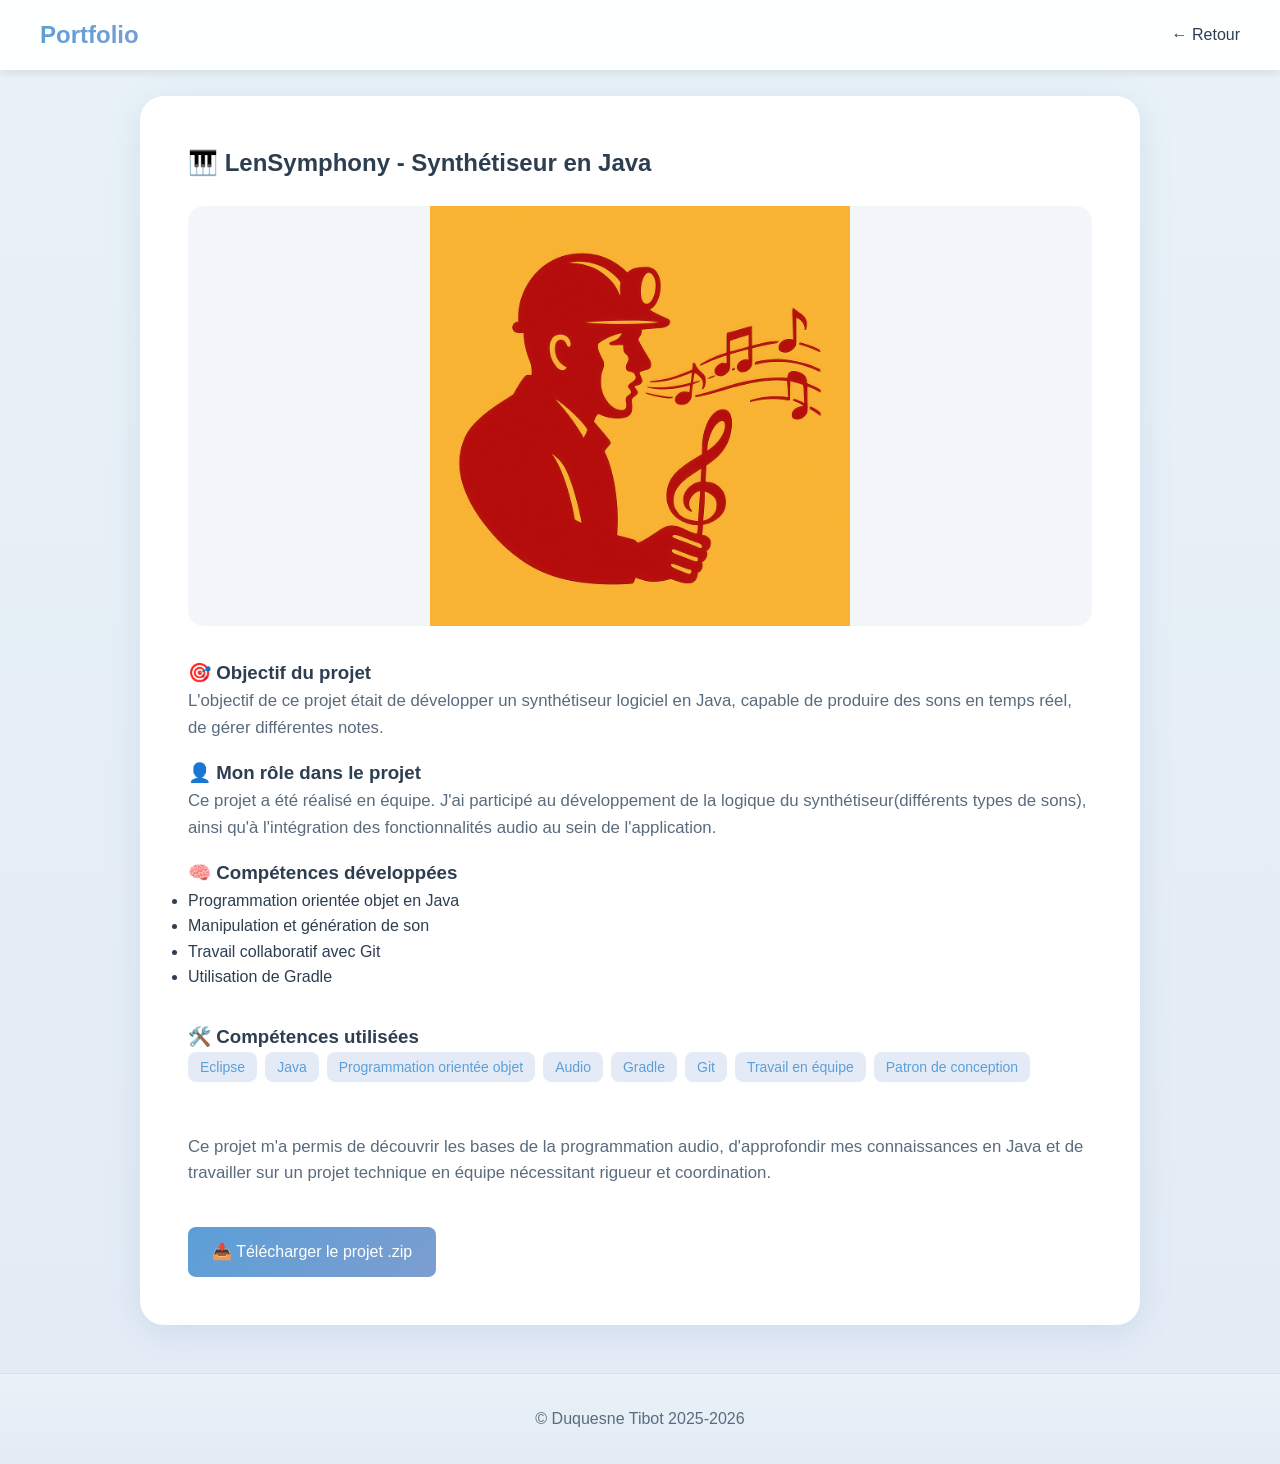
<file: projets/synthesizer.html>
<!DOCTYPE html>
<html lang="fr">
<head>
    <meta charset="UTF-8">
    <title>LenSymphony - Portfolio</title>
    <link rel="stylesheet" href="../styles.css">
</head>
<body>

<nav>
    <div class="container">
        <h1>Portfolio</h1>
        <ul>
            <li><a href="../index.html">← Retour</a></li>
        </ul>
    </div>
</nav>

<main class="project-page">

    <h2>🎹 LenSymphony - Synthétiseur en Java</h2>

    <div class="project-image-frame">
        <img src="../images/logo.png" alt="Aperçu du logo LenSymphony">
    </div>

    <div class="project-section">
        <h3>🎯 Objectif du projet</h3>
        <p>
            L'objectif de ce projet était de développer un synthétiseur logiciel en Java,
            capable de produire des sons en temps réel, de gérer différentes notes.
        </p>

        <h3>👤 Mon rôle dans le projet</h3>
        <p>
            Ce projet a été réalisé en équipe. J'ai participé au développement de la logique
            du synthétiseur(différents types de sons), ainsi qu'à l'intégration
            des fonctionnalités audio au sein de l'application.
        </p>

        <h3>🧠 Compétences développées</h3>
        <ul>
            <li>Programmation orientée objet en Java</li>
            <li>Manipulation et génération de son</li>
            <li>Travail collaboratif avec Git</li>
            <li>Utilisation de Gradle</li>
        </ul>
    </div>

    <div class="project-section">
        <h3>🛠️ Compétences utilisées</h3>
        <div class="tags">
            <span class="tag">Eclipse</span>
            <span class="tag">Java</span>
            <span class="tag">Programmation orientée objet</span>
            <span class="tag">Audio</span>
            <span class="tag">Gradle</span>
            <span class="tag">Git</span>
            <span class="tag">Travail en équipe</span>
            <span class="tag">Patron de conception</span>
        </div>

        <br><br/>
        <p>
            Ce projet m'a permis de découvrir les bases de la programmation audio,
            d'approfondir mes connaissances en Java et de travailler sur un projet
            technique en équipe nécessitant rigueur et coordination.
        </p>
    </div>

    <div class="project-actions">
        <a href="../zips/lensymphony.zip" class="btn" download>
            📥 Télécharger le projet .zip
        </a>
    </div>

</main>

<footer>
    <p>© Duquesne Tibot 2025-2026</p>
</footer>

</body>
</html>
</file>
<file: styles.css>
* {
            margin: 0;
            padding: 0;
            box-sizing: border-box;
        }

        body {
            font-family: 'Segoe UI', Tahoma, Geneva, Verdana, sans-serif;
            background: linear-gradient(180deg, #e8f2f7, #e3ebf5);
            color: #2d3e50;
            line-height: 1.6;
        }

        /* Navigation */
        nav {
            position: fixed;
            top: 0;
            left: 0;
            right: 0;
            background: rgba(255, 255, 255, 0.95);
            backdrop-filter: blur(10px);
            padding: 1rem 2rem;
            box-shadow: 0 2px 10px rgba(0, 0, 0, 0.1);
            z-index: 1000;
        }

        nav .container {
            max-width: 1200px;
            margin: 0 auto;
            display: flex;
            justify-content: space-between;
            align-items: center;
        }

        nav h1 {
            font-size: 1.5rem;
            background: linear-gradient(135deg, #5b9fd8, #7d9dcf);
            -webkit-background-clip: text;
            -webkit-text-fill-color: transparent;
            background-clip: text;
        }

        nav ul {
            display: flex;
            list-style: none;
            gap: 2rem;
        }

        nav a {
            text-decoration: none;
            color: #2d3e50;
            font-weight: 500;
            transition: color 0.3s;
        }

        nav a:hover {
            color: #5b9fd8;
        }

        .btn {
            background: linear-gradient(135deg, #5b9fd8, #7d9dcf);
            color: white;
            padding: 0.75rem 1.5rem;
            border-radius: 0.5rem;
            text-decoration: none;
            border: none;
            cursor: pointer;
            transition: opacity 0.3s;
            display: inline-block;
        }

        .btn:hover {
            opacity: 0.9;
        }

        /* Hero Section */
        .hero {
            min-height: 100vh;
            display: flex;
            align-items: center;
            justify-content: center;
            text-align: center;
            padding: 2rem;
            padding-top: 80px;
        }

        .hero h1 {
            font-size: 3.5rem;
            background: linear-gradient(135deg, #5b9fd8, #7d9dcf);
            -webkit-background-clip: text;
            -webkit-text-fill-color: transparent;
            background-clip: text;
            margin-bottom: 1rem;
        }

        .hero p {
            margin-left: auto;
            margin-right: auto;
            text-align: center;
            font-size: 1.25rem;
            color: #5a6b7d;
            margin-bottom: 2rem;
            max-width: 600px;
        }

        .hero .buttons {
            display: flex;
            gap: 1rem;
            justify-content: center;
            flex-wrap: wrap;
        }

        /* Sections */
        section {
            padding: 5rem 2rem;
            max-width: 1200px;
            margin: 0 auto;
        }

        section h2 {
            font-size: 2.5rem;
            text-align: center;
            margin-bottom: 1rem;
            background: linear-gradient(135deg, #5b9fd8, #7d9dcf);
            -webkit-background-clip: text;
            -webkit-text-fill-color: transparent;
            background-clip: text;
        }

        section > p {
            text-align: center;
            color: #5a6b7d;
            margin-bottom: 3rem;
            font-size: 1.1rem;
        }

        /* Projets */
        .projects {
            display: grid;
            grid-template-columns: repeat(auto-fit, minmax(300px, 1fr));
            gap: 2rem;
        }

        .project-card {
            background: white;
            border-radius: 1rem;
            overflow: hidden;
            box-shadow: 0 8px 32px rgba(125, 157, 207, 0.2);
            transition: transform 0.3s;
        }

        .project-card:hover {
            transform: translateY(-5px);
        }

        .project-card img {
            width: 100%;
            height: 200px;
            object-fit: cover;
            background: linear-gradient(135deg, #7d9dcf, #8fb4d1);
        }

        .project-card-content {
            padding: 1.5rem;
        }

        .project-card h3 {
            margin-bottom: 0.5rem;
            color: #2d3e50;
        }

        .project-card p {
            color: #5a6b7d;
            margin-bottom: 1rem;
        }

        .tags {
            display: flex;
            flex-wrap: wrap;
            gap: 0.5rem;
        }

        .tag {
            background: rgba(125, 157, 207, 0.2);
            padding: 0.25rem 0.75rem;
            border-radius: 0.5rem;
            font-size: 0.875rem;
            color: #5b9fd8;
        }

        /* Compétences */
        .skills {
            display: grid;
            grid-template-columns: repeat(auto-fit, minmax(250px, 1fr));
            gap: 1.5rem;
        }

        .skill-card {
            background: white;
            padding: 1.5rem;
            border-radius: 1rem;
            box-shadow: 0 4px 24px rgba(91, 159, 216, 0.15);
        }

        .skill-card h3 {
            display: flex;
            align-items: center;
            gap: 0.5rem;
            margin-bottom: 1rem;
            color: #2d3e50;
        }

        .skill-card .icon {
            width: 40px;
            height: 40px;
            background: linear-gradient(135deg, #5b9fd8, #7d9dcf);
            border-radius: 0.5rem;
            display: flex;
            align-items: center;
            justify-content: center;
            color: white;
            font-size: 1.5rem;
        }

        /* Contact */
        .contact-grid {
            display: grid;
            grid-template-columns: repeat(auto-fit, minmax(300px, 1fr));
            gap: 2rem;
        }

        .contact-card {
            background: white;
            padding: 1.5rem;
            border-radius: 1rem;
            box-shadow: 0 4px 24px rgba(91, 159, 216, 0.15);
        }

        .contact-form {
            background: white;
            padding: 2rem;
            border-radius: 1rem;
            box-shadow: 0 4px 24px rgba(91, 159, 216, 0.15);
        }

        .form-group {
            margin-bottom: 1rem;
        }

        .form-group label {
            display: block;
            margin-bottom: 0.5rem;
            color: #2d3e50;
            font-weight: 500;
        }

        .form-group input,
        .form-group textarea {
            width: 100%;
            padding: 0.75rem;
            border: 2px solid #e3ebf5;
            border-radius: 0.5rem;
            font-family: inherit;
            font-size: 1rem;
        }

        .form-group textarea {
            resize: vertical;
            min-height: 120px;
        }

        /* Footer */
        footer {
            background: linear-gradient(180deg, #e8f2f7, #e3ebf5);
            text-align: center;
            padding: 2rem;
            color: #5a6b7d;
            border-top: 1px solid #d5e3ee;
        }

        /* Responsive */
        @media (max-width: 768px) {
            nav ul {
                display: none;
            }

            .hero h1 {
                font-size: 2rem;
            }

            section h2 {
                font-size: 2rem;
            }
        }
/* Projets cliquables uniquement */
.project-link {
    text-decoration: none;
    color: inherit;
}

.clickable {
    position: relative;
}

.clickable .project-card {
    cursor: pointer;
}

/* Flèche dans le coin */
.corner-icon {
    position: absolute;
    top: 12px;
    right: 12px;
    background: #5b9fd8;
    color: white;
    font-size: 0.9rem;
    padding: 6px 8px;
    border-radius: 50%;
}

/* Effet hover seulement pour cliquables */
.clickable:hover .project-card {
    transform: translateY(-8px);
    box-shadow: 0 16px 30px rgba(0, 0, 0, 0.15);
}

/* ===== Page projet ===== */

.project-page {
    background: white;
    border-radius: 1.5rem;
    box-shadow: 0 8px 32px rgba(125, 157, 207, 0.2);
    padding: 3rem;
    max-width: 1000px;
    margin: 6rem auto 3rem auto;
}

/* Cadre image */
.project-image-frame {
    width: 100%;
    height: 420px;
    background: #f2f6fb;
    border-radius: 1rem;
    overflow: hidden;
    margin-bottom: 2rem;
    display: flex;
    align-items: center;
    justify-content: center;
}

/* Image adaptative */
.project-image-frame img {
    max-width: 100%;
    max-height: 100%;
    width: auto;
    height: auto;
    object-fit: contain;
    display: block;
}

.project-page h2 {
    text-align: left;
    margin-bottom: 1.5rem;
}

.project-page p {
    color: #5a6b7d;
    margin-bottom: 1rem;
    font-size: 1.05rem;
}

.project-section {
    margin-top: 2rem;
}

.project-actions {
    margin-top: 2.5rem;
}
</file>
